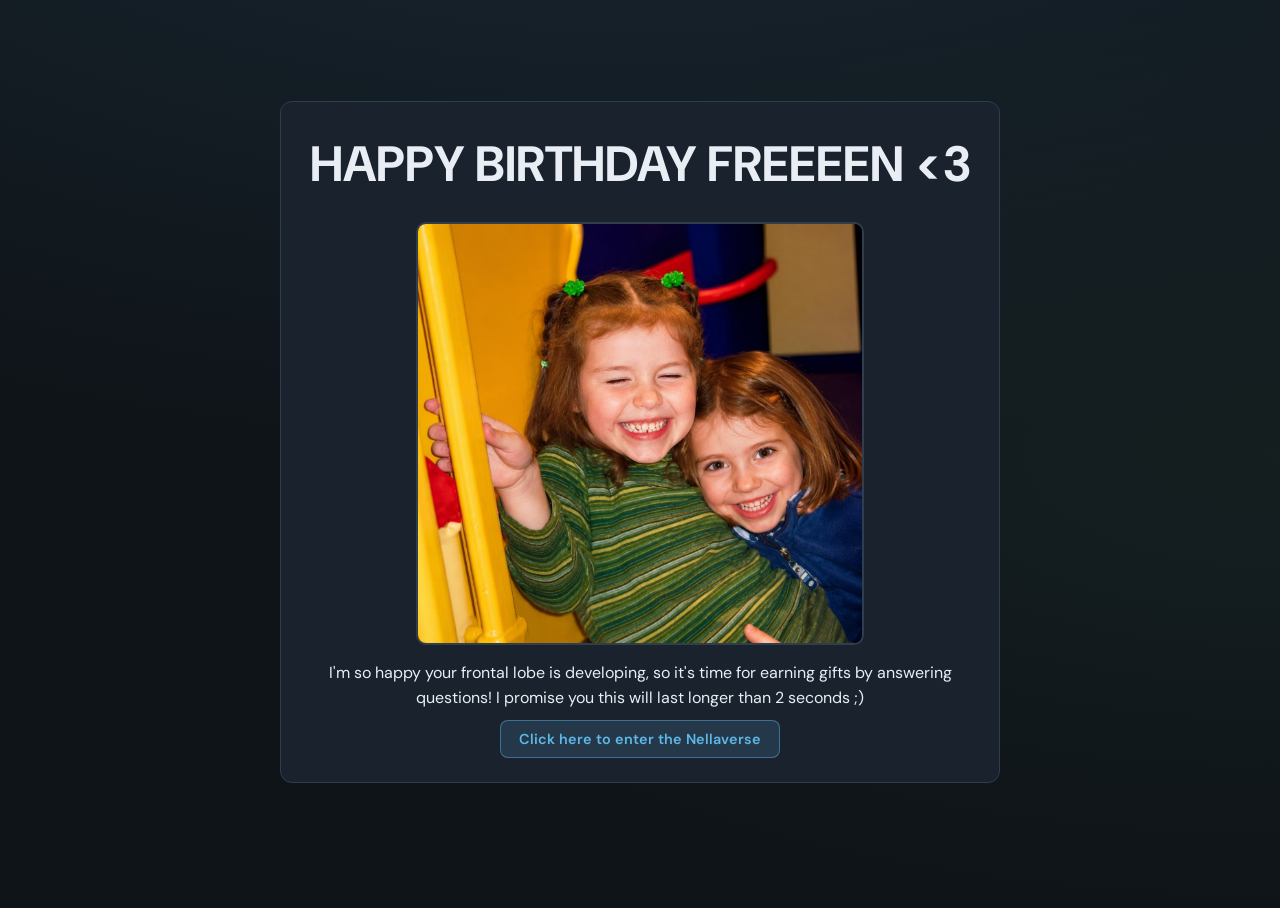
<file: nella/index.html>
<!DOCTYPE html>
<html lang="en">
  <head>
    <meta charset="utf-8" />
    <meta name="viewport" content="width=device-width, initial-scale=1" />
    <title>Nellaverse</title>
    <link rel="preconnect" href="https://fonts.googleapis.com" />
    <link rel="preconnect" href="https://fonts.gstatic.com" crossorigin />
    <link
      href="https://fonts.googleapis.com/css2?family=DM+Sans:ital,opsz,wght@0,9..40,400;0,9..40,600;0,9..40,700;1,9..40,400&display=swap"
      rel="stylesheet"
    />
    <link rel="stylesheet" href="css/style.css" />
  </head>
  <body>
    <main class="wrap">
      <div id="app-root" class="nellaverse-root"></div>
    </main>
    <script src="js/nellaverse.js"></script>
  </body>
</html>
</file>
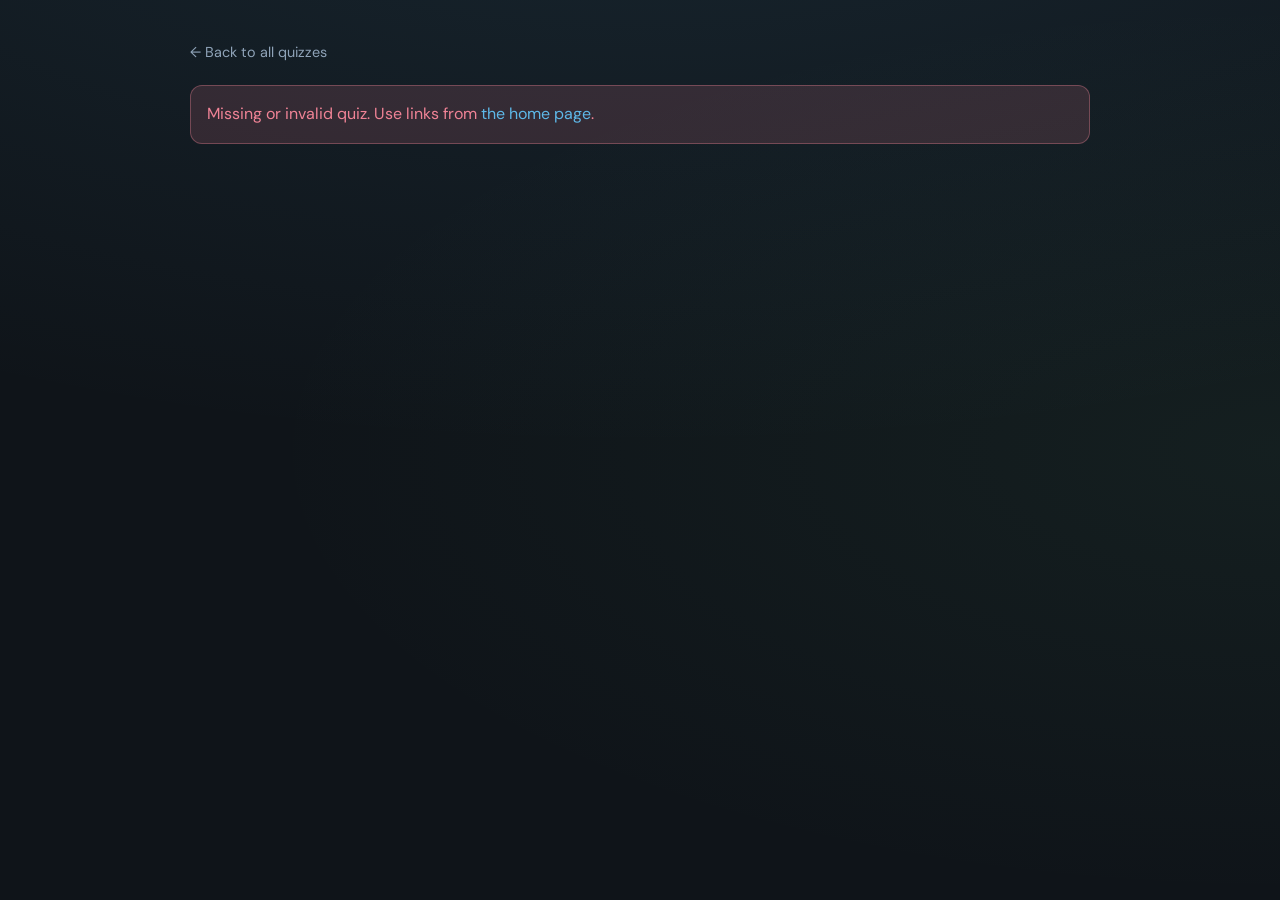
<file: nella/group.html>
<!DOCTYPE html>
<html lang="en">
  <head>
    <meta charset="utf-8" />
    <meta name="viewport" content="width=device-width, initial-scale=1" />
    <title>Grouping quiz</title>
    <link rel="preconnect" href="https://fonts.googleapis.com" />
    <link rel="preconnect" href="https://fonts.gstatic.com" crossorigin />
    <link
      href="https://fonts.googleapis.com/css2?family=DM+Sans:ital,opsz,wght@0,9..40,400;0,9..40,600;0,9..40,700;1,9..40,400&display=swap"
      rel="stylesheet"
    />
    <link rel="stylesheet" href="css/style.css" />
  </head>
  <body>
    <div class="wrap wrap--wide">
      <div class="back-row">
        <a href="index.html">← Back to all quizzes</a>
      </div>
      <div id="group-root"></div>
    </div>
    <script src="js/group-quizzes-data.js"></script>
    <script src="js/group.js"></script>
  </body>
</html>
</file>
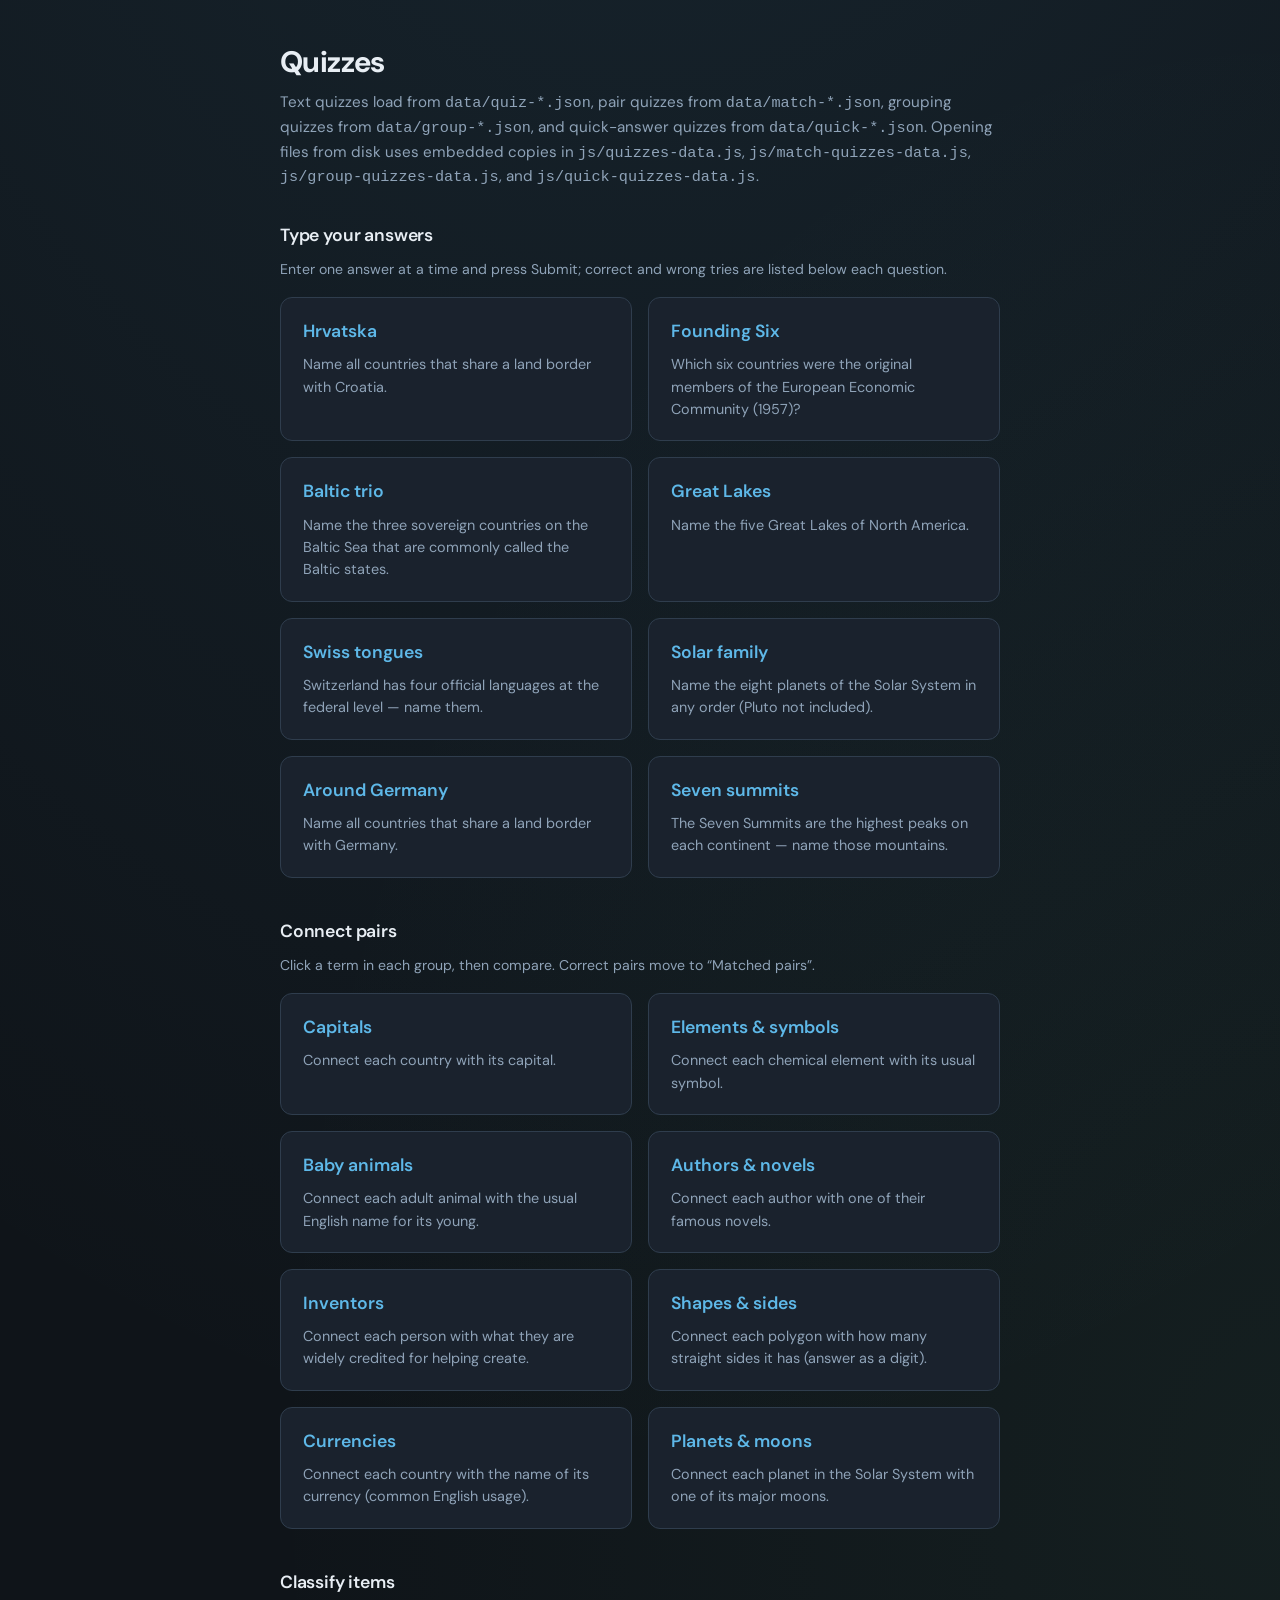
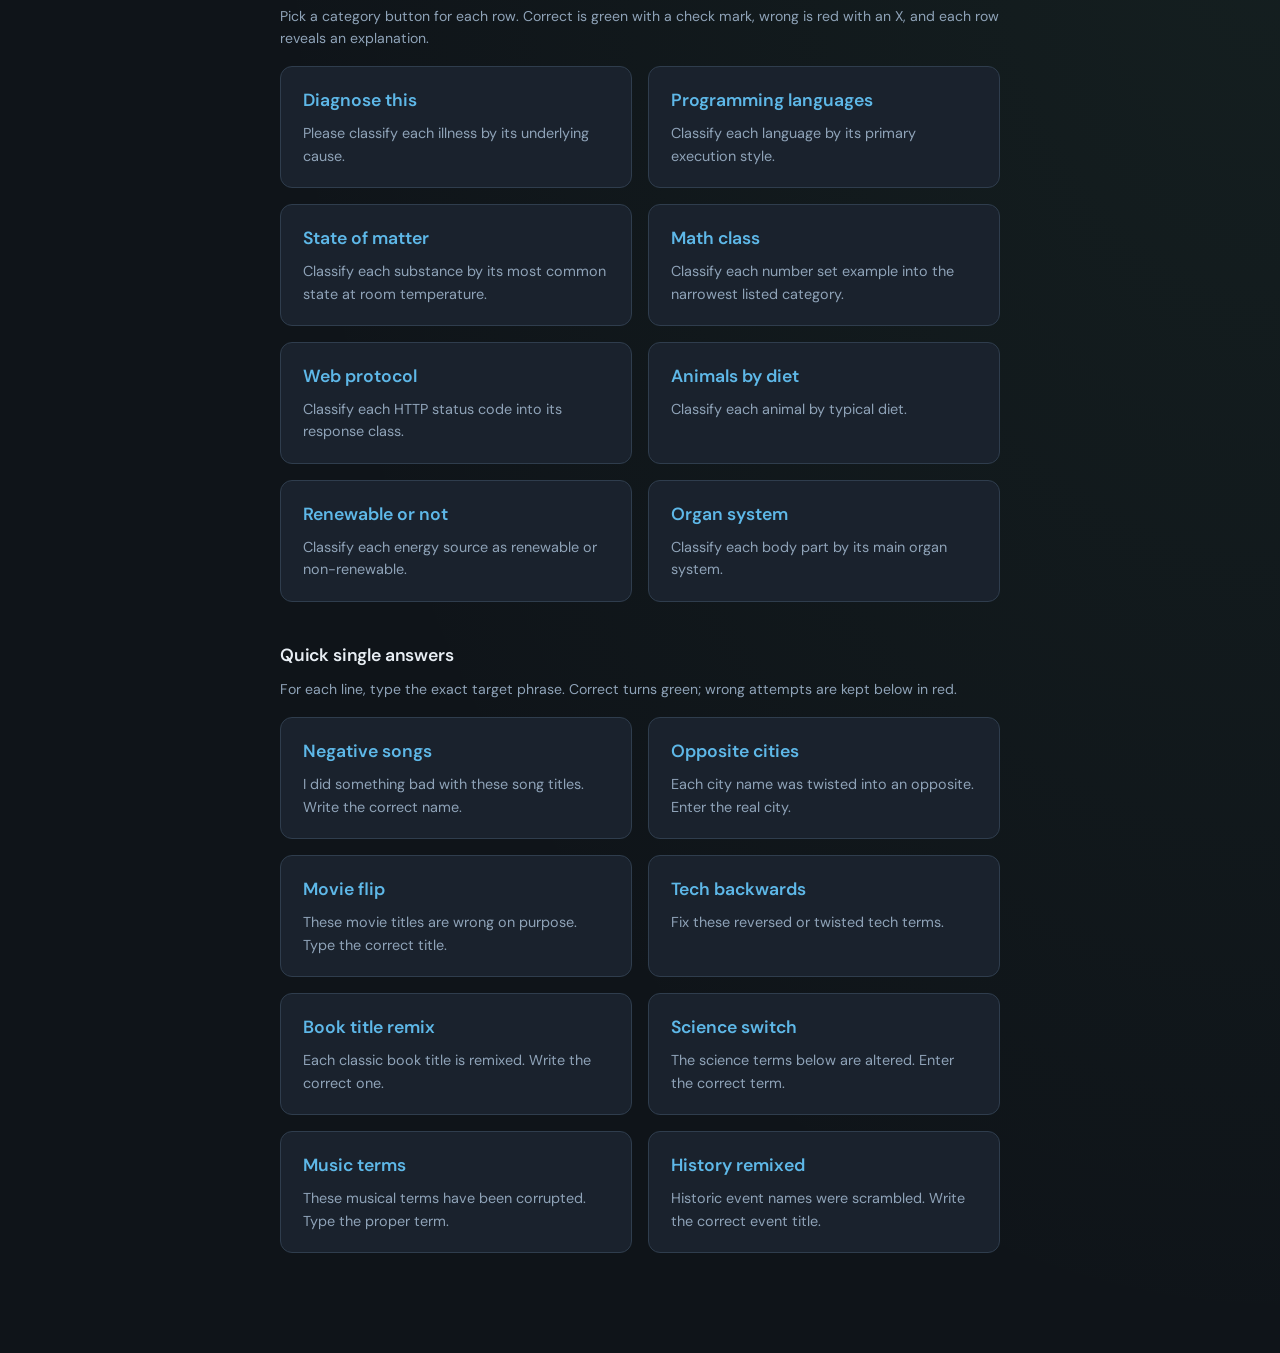
<file: nella/index_old.html>
<!DOCTYPE html>
<html lang="en">
  <head>
    <meta charset="utf-8" />
    <meta name="viewport" content="width=device-width, initial-scale=1" />
    <title>Quiz hub</title>
    <link rel="preconnect" href="https://fonts.googleapis.com" />
    <link rel="preconnect" href="https://fonts.gstatic.com" crossorigin />
    <link
      href="https://fonts.googleapis.com/css2?family=DM+Sans:ital,opsz,wght@0,9..40,400;0,9..40,600;0,9..40,700;1,9..40,400&display=swap"
      rel="stylesheet"
    />
    <link rel="stylesheet" href="css/style.css" />
  </head>
  <body>
    <div class="wrap">
      <header class="site-header">
        <h1>Quizzes</h1>
        <p>
          Text quizzes load from <code>data/quiz-*.json</code>, pair quizzes from <code>data/match-*.json</code>, grouping quizzes from <code>data/group-*.json</code>, and
          quick-answer quizzes from <code>data/quick-*.json</code>. Opening files from disk uses embedded copies in
          <code>js/quizzes-data.js</code>, <code>js/match-quizzes-data.js</code>, <code>js/group-quizzes-data.js</code>, and <code>js/quick-quizzes-data.js</code>.
        </p>
      </header>

      <section class="hub-section" aria-labelledby="hub-text-title">
        <h2 id="hub-text-title" class="hub-section-title">Type your answers</h2>
        <p class="hub-section-desc">Enter one answer at a time and press Submit; correct and wrong tries are listed below each question.</p>
        <div id="quiz-grid" class="quiz-grid">
          <p class="loading">Loading…</p>
        </div>
      </section>

      <section class="hub-section" aria-labelledby="hub-match-title">
        <h2 id="hub-match-title" class="hub-section-title">Connect pairs</h2>
        <p class="hub-section-desc">Click a term in each group, then compare. Correct pairs move to “Matched pairs”.</p>
        <div id="match-quiz-grid" class="quiz-grid">
          <p class="loading">Loading…</p>
        </div>
      </section>

      <section class="hub-section" aria-labelledby="hub-group-title">
        <h2 id="hub-group-title" class="hub-section-title">Classify items</h2>
        <p class="hub-section-desc">Pick a category button for each row. Correct is green with a check mark, wrong is red with an X, and each row reveals an explanation.</p>
        <div id="group-quiz-grid" class="quiz-grid">
          <p class="loading">Loading…</p>
        </div>
      </section>

      <section class="hub-section" aria-labelledby="hub-quick-title">
        <h2 id="hub-quick-title" class="hub-section-title">Quick single answers</h2>
        <p class="hub-section-desc">For each line, type the exact target phrase. Correct turns green; wrong attempts are kept below in red.</p>
        <div id="quick-quiz-grid" class="quiz-grid">
          <p class="loading">Loading…</p>
        </div>
      </section>
    </div>
    <script src="js/quizzes-data.js"></script>
    <script src="js/match-quizzes-data.js"></script>
    <script src="js/group-quizzes-data.js"></script>
    <script src="js/quick-quizzes-data.js"></script>
    <script src="js/index.js"></script>
  </body>
</html>
</file>
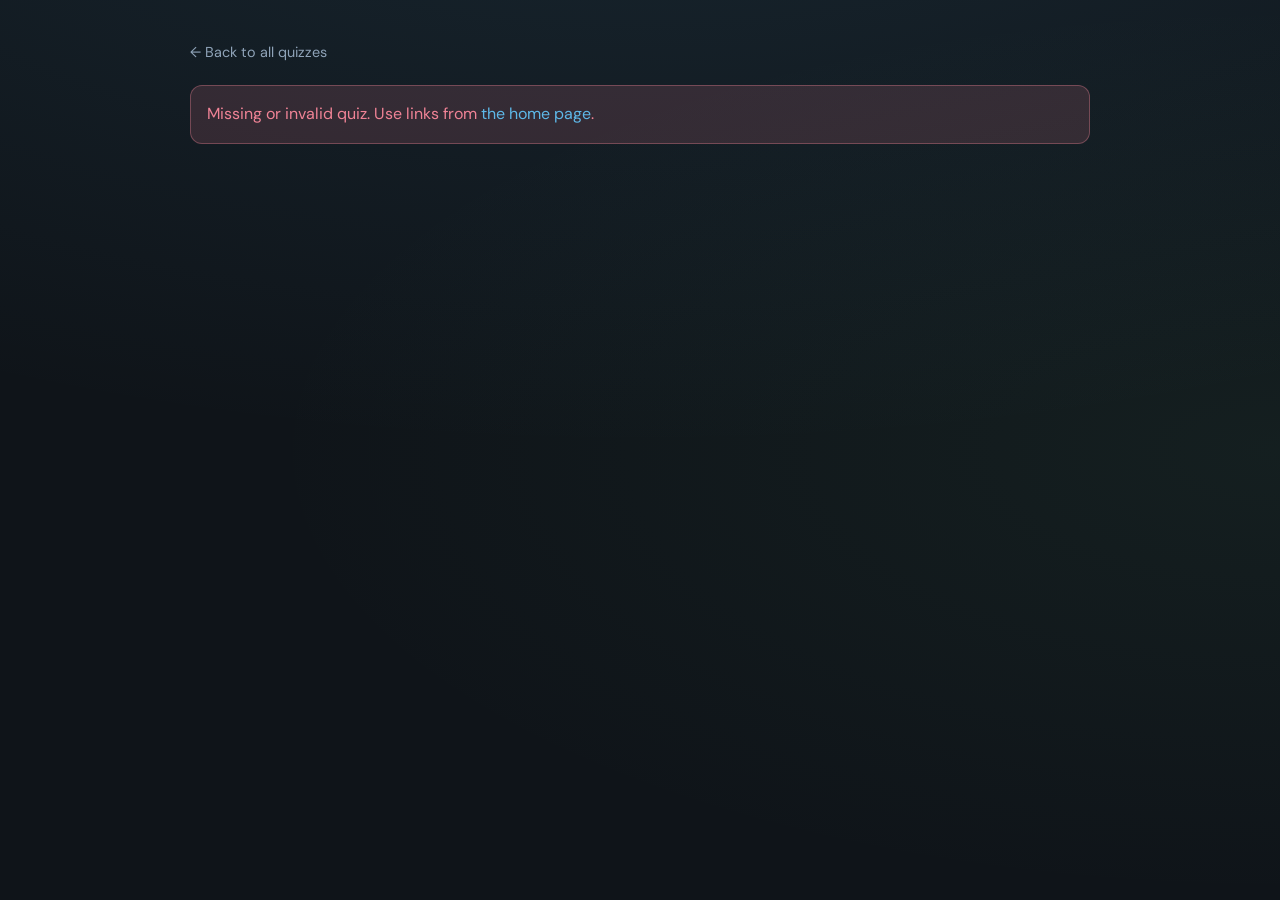
<file: nella/match.html>
<!DOCTYPE html>
<html lang="en">
  <head>
    <meta charset="utf-8" />
    <meta name="viewport" content="width=device-width, initial-scale=1" />
    <title>Connect pairs</title>
    <link rel="preconnect" href="https://fonts.googleapis.com" />
    <link rel="preconnect" href="https://fonts.gstatic.com" crossorigin />
    <link
      href="https://fonts.googleapis.com/css2?family=DM+Sans:ital,opsz,wght@0,9..40,400;0,9..40,600;0,9..40,700;1,9..40,400&display=swap"
      rel="stylesheet"
    />
    <link rel="stylesheet" href="css/style.css" />
  </head>
  <body>
    <div class="wrap wrap--wide">
      <div class="back-row">
        <a href="index.html">← Back to all quizzes</a>
      </div>
      <div id="match-root"></div>
    </div>
    <script src="js/match-quizzes-data.js"></script>
    <script src="js/match.js"></script>
  </body>
</html>
</file>
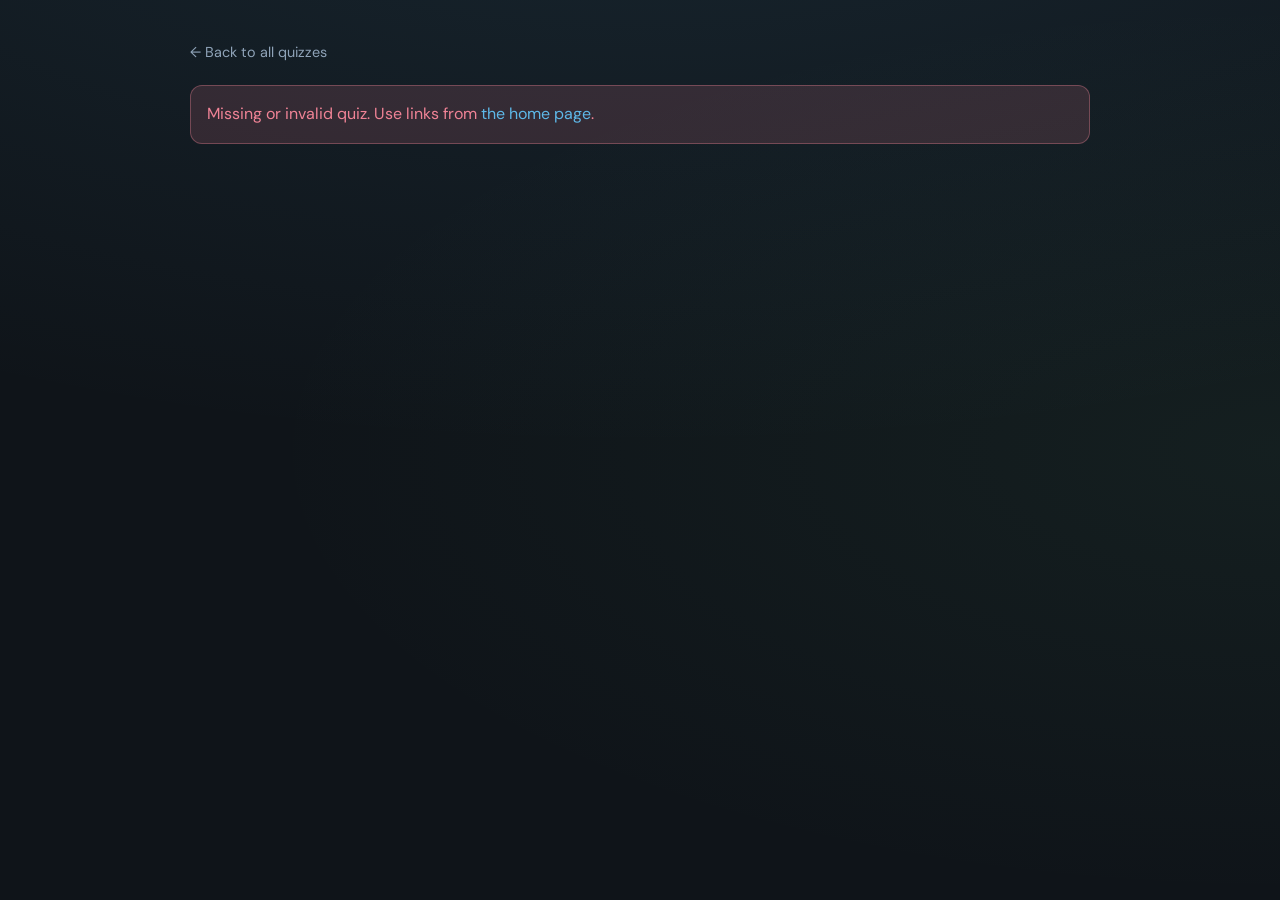
<file: nella/quick.html>
<!DOCTYPE html>
<html lang="en">
  <head>
    <meta charset="utf-8" />
    <meta name="viewport" content="width=device-width, initial-scale=1" />
    <title>Quick quiz</title>
    <link rel="preconnect" href="https://fonts.googleapis.com" />
    <link rel="preconnect" href="https://fonts.gstatic.com" crossorigin />
    <link
      href="https://fonts.googleapis.com/css2?family=DM+Sans:ital,opsz,wght@0,9..40,400;0,9..40,600;0,9..40,700;1,9..40,400&display=swap"
      rel="stylesheet"
    />
    <link rel="stylesheet" href="css/style.css" />
  </head>
  <body>
    <div class="wrap wrap--wide">
      <div class="back-row">
        <a href="index.html">← Back to all quizzes</a>
      </div>
      <div id="quick-root"></div>
    </div>
    <script src="js/quick-quizzes-data.js"></script>
    <script src="js/quick.js"></script>
  </body>
</html>
</file>
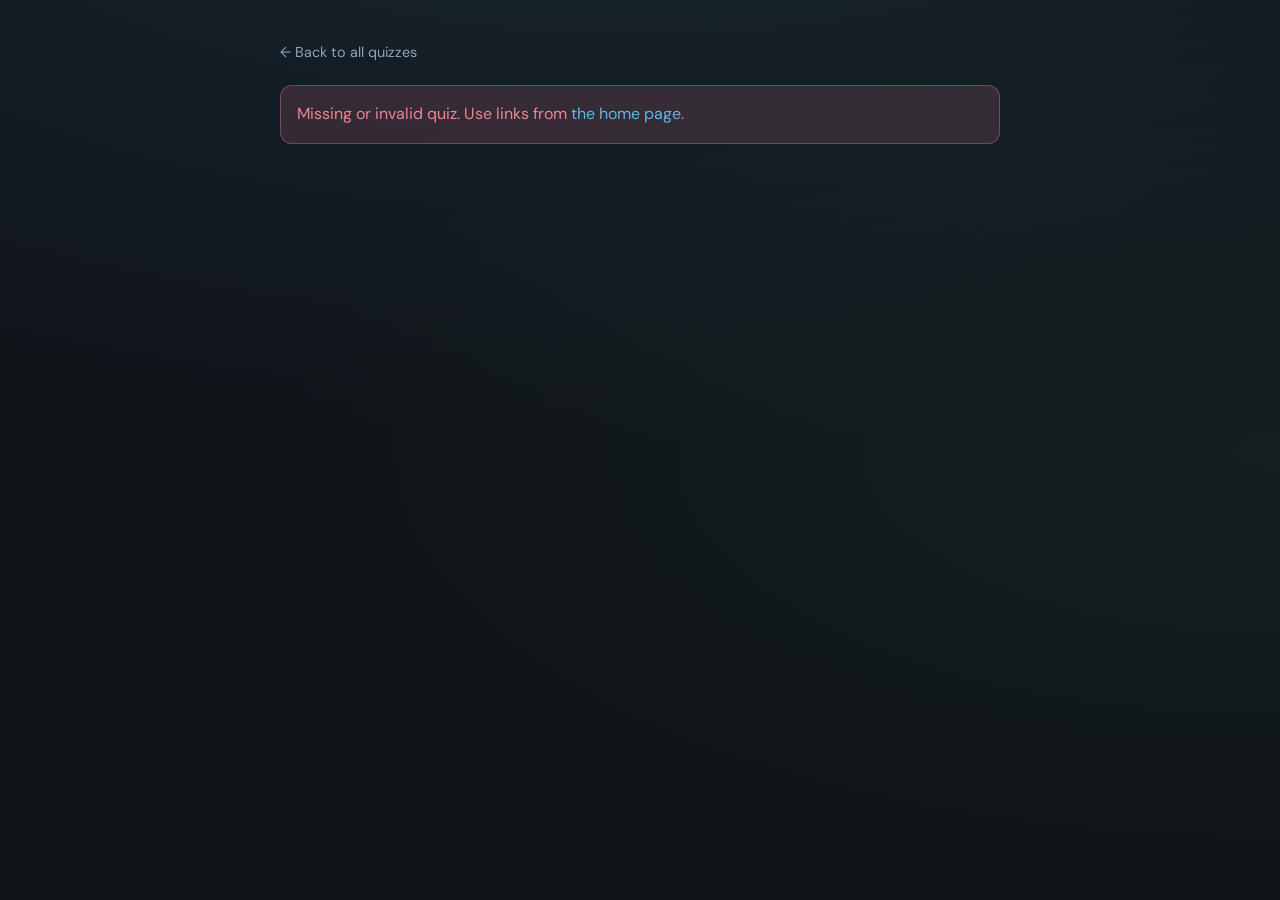
<file: nella/quiz.html>
<!DOCTYPE html>
<html lang="en">
  <head>
    <meta charset="utf-8" />
    <meta name="viewport" content="width=device-width, initial-scale=1" />
    <title>Quiz</title>
    <link rel="preconnect" href="https://fonts.googleapis.com" />
    <link rel="preconnect" href="https://fonts.gstatic.com" crossorigin />
    <link
      href="https://fonts.googleapis.com/css2?family=DM+Sans:ital,opsz,wght@0,9..40,400;0,9..40,600;0,9..40,700;1,9..40,400&display=swap"
      rel="stylesheet"
    />
    <link rel="stylesheet" href="css/style.css" />
  </head>
  <body>
    <div class="wrap">
      <div class="back-row">
        <a href="index.html">← Back to all quizzes</a>
      </div>
      <div id="quiz-root"></div>
    </div>
    <script src="js/quizzes-data.js"></script>
    <script src="js/quiz.js"></script>
  </body>
</html>
</file>
<file: nella/css/style.css>
:root {
  --bg: #0f1419;
  --surface: #1a222d;
  --surface-hover: #232d3b;
  --border: #2f3d4d;
  --text: #e8eef4;
  --muted: #8fa3b8;
  --accent: #5eb8e8;
  --accent-soft: rgba(94, 184, 232, 0.15);
  --success: #6bcf8f;
  --success-soft: rgba(107, 207, 143, 0.18);
  --error: #f08396;
  --error-soft: rgba(240, 131, 150, 0.15);
  --radius: 12px;
  --font: "DM Sans", system-ui, sans-serif;
}

*,
*::before,
*::after {
  box-sizing: border-box;
}

body {
  margin: 0;
  min-height: 100vh;
  font-family: var(--font);
  font-size: 1rem;
  line-height: 1.55;
  color: var(--text);
  background: var(--bg);
  background-image:
    radial-gradient(ellipse 120% 80% at 50% -30%, rgba(94, 184, 232, 0.12), transparent),
    radial-gradient(ellipse 80% 50% at 100% 50%, rgba(107, 207, 143, 0.06), transparent);
}

a {
  color: var(--accent);
  text-decoration: none;
}

a:hover {
  text-decoration: underline;
}

.wrap {
  width: min(720px, calc(100% - 2rem));
  margin: 0 auto;
  padding: 2.5rem 0 4rem;
}

header.site-header {
  margin-bottom: 2rem;
}

header.site-header h1 {
  margin: 0 0 0.35rem;
  font-size: 1.85rem;
  font-weight: 700;
  letter-spacing: -0.02em;
}

header.site-header p {
  margin: 0;
  color: var(--muted);
  font-size: 0.95rem;
}

.quiz-grid {
  display: grid;
  gap: 1rem;
}

@media (min-width: 560px) {
  .quiz-grid {
    grid-template-columns: repeat(2, 1fr);
  }
}

.card-link {
  display: block;
  padding: 1.25rem 1.35rem;
  background: var(--surface);
  border: 1px solid var(--border);
  border-radius: var(--radius);
  color: inherit;
  text-decoration: none;
  transition: border-color 0.15s ease, background 0.15s ease, transform 0.15s ease;
}

.card-link:hover {
  background: var(--surface-hover);
  border-color: var(--accent);
  transform: translateY(-2px);
  text-decoration: none;
}

.card-link .card-title {
  margin: 0 0 0.5rem;
  font-size: 1.1rem;
  font-weight: 600;
  color: var(--accent);
}

.card-link .card-prompt {
  margin: 0;
  font-size: 0.9rem;
  color: var(--muted);
  display: -webkit-box;
  -webkit-line-clamp: 3;
  -webkit-box-orient: vertical;
  overflow: hidden;
}

.back-row {
  margin-bottom: 1.25rem;
}

.back-row a {
  font-size: 0.9rem;
  color: var(--muted);
}

.back-row a:hover {
  color: var(--accent);
}

.quiz-header h1 {
  margin: 0 0 0.75rem;
  font-size: 1.65rem;
  font-weight: 700;
  letter-spacing: -0.02em;
}

.global-prompt {
  margin: 0 0 1.75rem;
  padding: 1rem 1.15rem;
  background: var(--accent-soft);
  border: 1px solid rgba(94, 184, 232, 0.35);
  border-radius: var(--radius);
  color: var(--text);
  font-size: 0.95rem;
}

.question-block {
  margin-bottom: 2rem;
  padding: 1.35rem 1.4rem;
  background: var(--surface);
  border: 1px solid var(--border);
  border-radius: var(--radius);
}

.question-block:last-of-type {
  margin-bottom: 1rem;
}

.question-label {
  margin: 0 0 0.65rem;
  font-size: 0.75rem;
  font-weight: 600;
  text-transform: uppercase;
  letter-spacing: 0.06em;
  color: var(--muted);
}

.question-text {
  margin: 0 0 1rem;
  font-size: 1.05rem;
}

.answer-area label {
  display: block;
  margin-bottom: 0.35rem;
  font-size: 0.85rem;
  color: var(--muted);
}

textarea.answer-input {
  width: 100%;
  min-height: 120px;
  padding: 0.85rem 1rem;
  font-family: var(--font);
  font-size: 0.95rem;
  line-height: 1.45;
  color: var(--text);
  background: var(--bg);
  border: 1px solid var(--border);
  border-radius: 8px;
  resize: vertical;
}

textarea.answer-input:focus {
  outline: none;
  border-color: var(--accent);
  box-shadow: 0 0 0 3px var(--accent-soft);
}

textarea.answer-input::placeholder {
  color: var(--muted);
  opacity: 0.85;
}

.answer-row-fixed {
  display: flex;
  flex-wrap: wrap;
  align-items: center;
  gap: 0.6rem;
  margin-top: 0.25rem;
}

.answer-row-fixed--toast-host {
  position: relative;
}

.already-guessed-overlay {
  position: absolute;
  inset: 0;
  display: flex;
  align-items: center;
  justify-content: center;
  pointer-events: none;
  z-index: 4;
}

.already-guessed-overlay__pill {
  padding: 0.45rem 0.95rem;
  border-radius: 8px;
  background: var(--surface);
  border: 1px solid var(--border);
  color: var(--text);
  font-size: 0.88rem;
  font-weight: 600;
  box-shadow: 0 10px 28px rgba(0, 0, 0, 0.4);
  opacity: 0;
}

.already-guessed-overlay--anim .already-guessed-overlay__pill {
  animation: alreadyGuessedToast 2s ease forwards;
}

@keyframes alreadyGuessedToast {
  0% {
    opacity: 0;
    transform: translateY(6px);
  }
  14% {
    opacity: 1;
    transform: translateY(0);
  }
  78% {
    opacity: 1;
    transform: translateY(0);
  }
  100% {
    opacity: 0;
    transform: translateY(-5px);
  }
}

input.answer-input-single {
  box-sizing: border-box;
  width: 16rem;
  max-width: 100%;
  height: 2.75rem;
  padding: 0 0.85rem;
  font-family: var(--font);
  font-size: 0.95rem;
  line-height: 1.2;
  color: var(--text);
  background: var(--bg);
  border: 1px solid var(--border);
  border-radius: 8px;
}

input.answer-input-single:focus {
  outline: none;
  border-color: var(--accent);
  box-shadow: 0 0 0 3px var(--accent-soft);
}

input.answer-input-single::placeholder {
  color: var(--muted);
  opacity: 0.72;
}

input.answer-input-single:disabled {
  opacity: 0.55;
  cursor: not-allowed;
}

.answer-attempts {
  display: flex;
  flex-direction: row;
  flex-wrap: wrap;
  align-items: flex-start;
  gap: 0.45rem;
  margin-top: 0.35rem;
  margin-bottom: 0.65rem;
}

.attempt-chip {
  display: inline-flex;
  align-items: center;
  gap: 0.45rem;
  flex-shrink: 0;
  padding: 0.4rem 0.75rem;
  font-size: 0.9rem;
  font-weight: 600;
  border-radius: 8px;
  border: 1px solid var(--border);
  font-family: var(--font);
}

.attempt-chip__mark {
  display: inline-flex;
  align-items: center;
  justify-content: center;
  width: 1.35rem;
  height: 1.35rem;
  border-radius: 6px;
  font-size: 0.85rem;
  line-height: 1;
  flex-shrink: 0;
}

.attempt-chip--ok {
  background: var(--success-soft);
  border-color: rgba(107, 207, 143, 0.45);
  color: var(--success);
}

.attempt-chip--ok .attempt-chip__mark {
  background: rgba(107, 207, 143, 0.35);
  color: var(--success);
}

.attempt-chip--bad {
  background: var(--error-soft);
  border-color: rgba(240, 131, 150, 0.45);
  color: var(--error);
}

.attempt-chip--bad .attempt-chip__mark {
  background: rgba(240, 131, 150, 0.3);
  color: var(--error);
}

.remaining-badge {
  display: inline-flex;
  align-items: center;
  gap: 0.35rem;
  margin-top: 0.65rem;
  padding: 0.35rem 0.65rem;
  font-size: 0.8rem;
  font-weight: 600;
  border-radius: 6px;
  background: rgba(143, 163, 184, 0.15);
  color: var(--muted);
}

.remaining-badge.done {
  background: var(--success-soft);
  color: var(--success);
}

.remaining-badge.warn {
  background: var(--error-soft);
  color: var(--error);
}

.actions {
  display: flex;
  flex-wrap: wrap;
  gap: 0.75rem;
  margin-top: 0.25rem;
}

button.btn {
  font-family: var(--font);
  font-size: 0.9rem;
  font-weight: 600;
  padding: 0.55rem 1.1rem;
  border-radius: 8px;
  border: 1px solid var(--border);
  background: var(--surface-hover);
  color: var(--text);
  cursor: pointer;
  transition: background 0.15s ease, border-color 0.15s ease;
}

button.btn:hover {
  border-color: var(--accent);
  background: var(--surface);
}

button.btn-primary {
  background: var(--accent-soft);
  border-color: rgba(94, 184, 232, 0.45);
  color: var(--accent);
}

button.btn-primary:hover {
  background: rgba(94, 184, 232, 0.28);
}

.feedback {
  margin-top: 1rem;
  padding: 0.85rem 1rem;
  border-radius: 8px;
  font-size: 0.9rem;
}

.feedback.success {
  background: var(--success-soft);
  border: 1px solid rgba(107, 207, 143, 0.35);
  color: var(--success);
}

.feedback.partial {
  background: var(--accent-soft);
  border: 1px solid rgba(94, 184, 232, 0.35);
  color: var(--text);
}

.feedback.hidden {
  display: none;
}

.error-banner {
  padding: 1rem;
  background: var(--error-soft);
  border: 1px solid rgba(240, 131, 150, 0.35);
  border-radius: var(--radius);
  color: var(--error);
}

.loading {
  color: var(--muted);
}

.wrap--wide {
  width: min(900px, calc(100% - 2rem));
}

.hub-section {
  margin-bottom: 2.5rem;
}

.hub-section-title {
  margin: 0 0 1rem;
  font-size: 1.1rem;
  font-weight: 600;
  color: var(--text);
  letter-spacing: -0.01em;
}

.hub-section-desc {
  margin: -0.35rem 0 1rem;
  font-size: 0.88rem;
  color: var(--muted);
}

.match-board {
  margin-top: 0.5rem;
}

.match-pools {
  display: grid;
  grid-template-columns: 1fr 1fr;
  gap: 1rem;
  margin-bottom: 1.25rem;
}

@media (max-width: 520px) {
  .match-pools {
    grid-template-columns: 1fr;
  }
}

.match-pool-wrap h3 {
  margin: 0 0 0.5rem;
  font-size: 0.72rem;
  font-weight: 600;
  text-transform: uppercase;
  letter-spacing: 0.07em;
  color: var(--muted);
}

.match-pool {
  display: flex;
  flex-wrap: wrap;
  gap: 0.5rem;
  min-height: 3.25rem;
  padding: 0.75rem;
  background: var(--surface);
  border: 1px solid var(--border);
  border-radius: var(--radius);
  align-content: flex-start;
}

.match-staging {
  display: flex;
  flex-wrap: wrap;
  align-items: center;
  justify-content: center;
  gap: 0.75rem 1.25rem;
  margin: 1.25rem 0;
  padding: 1rem 1.25rem;
  background: rgba(26, 34, 45, 0.65);
  border: 1px dashed var(--border);
  border-radius: var(--radius);
  transition: border-color 0.2s ease, background 0.2s ease;
}

.match-staging--ok {
  border-color: rgba(107, 207, 143, 0.45);
  background: var(--success-soft);
}

.match-staging--bad {
  border-color: rgba(240, 131, 150, 0.55);
  background: var(--error-soft);
  animation: match-shake 0.45s ease;
}

@keyframes match-shake {
  0%,
  100% {
    transform: translateX(0);
  }
  20% {
    transform: translateX(-6px);
  }
  40% {
    transform: translateX(6px);
  }
  60% {
    transform: translateX(-4px);
  }
  80% {
    transform: translateX(4px);
  }
}

.match-staging-label {
  width: 100%;
  text-align: center;
  font-size: 0.78rem;
  color: var(--muted);
  margin: 0 0 0.25rem;
}

.match-slots {
  display: flex;
  align-items: center;
  gap: 0.75rem;
  flex-wrap: wrap;
  justify-content: center;
}

.match-slot {
  min-width: min(200px, 42vw);
  min-height: 3rem;
  padding: 0.35rem;
  display: flex;
  align-items: center;
  justify-content: center;
  border-radius: 10px;
  border: 1px dashed rgba(143, 163, 184, 0.45);
  background: var(--bg);
}

.match-slot--left {
  border-color: rgba(94, 184, 232, 0.35);
}

.match-slot--right {
  border-color: rgba(107, 207, 143, 0.35);
}

.match-slot-connector {
  font-size: 0.85rem;
  color: var(--muted);
  user-select: none;
}

.term-btn {
  font-family: var(--font);
  font-size: 0.88rem;
  font-weight: 600;
  padding: 0.45rem 0.75rem;
  border-radius: 8px;
  border: 1px solid var(--border);
  background: var(--surface-hover);
  color: var(--text);
  cursor: pointer;
  max-width: 100%;
  text-align: center;
  transition: border-color 0.15s ease, background 0.15s ease, transform 0.15s ease;
}

.term-btn:hover:not(:disabled) {
  border-color: var(--accent);
  background: var(--surface);
}

.term-btn:active:not(:disabled) {
  transform: scale(0.98);
}

.term-btn--left:focus-visible {
  outline: 2px solid var(--accent);
  outline-offset: 2px;
}

.term-btn--right:focus-visible {
  outline: 2px solid var(--success);
  outline-offset: 2px;
}

.term-btn:disabled,
.term-btn--solved {
  cursor: default;
  opacity: 0.92;
  border-color: rgba(107, 207, 143, 0.35);
  background: var(--success-soft);
  color: var(--success);
}

.match-solved-block h3 {
  margin: 0 0 0.6rem;
  font-size: 0.72rem;
  font-weight: 600;
  text-transform: uppercase;
  letter-spacing: 0.07em;
  color: var(--muted);
}

.match-solved-list {
  display: flex;
  flex-direction: column;
  gap: 0.5rem;
}

.solved-pair {
  display: flex;
  flex-wrap: wrap;
  align-items: center;
  gap: 0.5rem 0.65rem;
  padding: 0.55rem 0.75rem;
  background: var(--surface);
  border: 1px solid rgba(107, 207, 143, 0.25);
  border-radius: 10px;
}

.solved-pair .term-btn {
  margin: 0;
}

.match-win {
  margin-top: 1.25rem;
  padding: 1rem 1.1rem;
  border-radius: var(--radius);
  background: var(--success-soft);
  border: 1px solid rgba(107, 207, 143, 0.4);
  color: var(--success);
  font-weight: 600;
  text-align: center;
}

.match-win[hidden] {
  display: none;
}

.group-row {
  margin-bottom: 0.9rem;
  padding: 0.95rem 1rem;
  background: var(--surface);
  border: 1px solid var(--border);
  border-radius: 10px;
}

.group-row-top {
  display: flex;
  gap: 1rem;
  align-items: center;
  justify-content: space-between;
  flex-wrap: wrap;
}

.group-item {
  font-size: 1rem;
  font-weight: 600;
  color: var(--text);
}

.group-buttons {
  display: flex;
  gap: 0.5rem;
  flex-wrap: wrap;
  justify-content: flex-end;
}

.group-btn {
  font-family: var(--font);
  font-size: 0.84rem;
  font-weight: 600;
  padding: 0.4rem 0.75rem;
  border-radius: 8px;
  border: 1px solid var(--border);
  background: var(--surface-hover);
  color: var(--text);
  cursor: pointer;
}

.group-btn:hover:not(:disabled) {
  border-color: var(--accent);
}

.group-btn:disabled {
  cursor: default;
}

.group-btn--ok {
  background: var(--success-soft);
  border-color: rgba(107, 207, 143, 0.55);
  color: var(--success);
}

.group-btn--bad {
  background: var(--error-soft);
  border-color: rgba(240, 131, 150, 0.55);
  color: var(--error);
}

.group-btn--muted {
  opacity: 0.5;
}

.group-expl {
  margin-top: 0.7rem;
  padding: 0.65rem 0.8rem;
  background: rgba(143, 163, 184, 0.12);
  border: 1px solid rgba(143, 163, 184, 0.25);
  border-radius: 8px;
  color: var(--muted);
  font-size: 0.9rem;
}

.group-expl--show {
  animation: groupFadeIn 0.25s ease;
}

@keyframes groupFadeIn {
  from {
    opacity: 0;
    transform: translateY(4px);
  }
  to {
    opacity: 1;
    transform: translateY(0);
  }
}

.quick-row {
  margin-bottom: 1rem;
  padding: 1rem;
  background: var(--surface);
  border: 1px solid var(--border);
  border-radius: 10px;
}

.quick-label {
  margin: 0 0 0.55rem;
  font-size: 1rem;
  font-weight: 600;
}

.quick-input {
  box-sizing: border-box;
  width: min(520px, 100%);
  height: 2.6rem;
  padding: 0 0.8rem;
  font-family: var(--font);
  font-size: 0.95rem;
  color: var(--text);
  background: var(--bg);
  border: 1px solid var(--border);
  border-radius: 8px;
}

.quick-input:focus {
  outline: none;
  border-color: var(--accent);
  box-shadow: 0 0 0 3px var(--accent-soft);
}

.quick-input--ok {
  border-color: rgba(107, 207, 143, 0.55);
  background: var(--success-soft);
  color: var(--success);
  font-weight: 600;
}

.quick-input--bad {
  border-color: rgba(240, 131, 150, 0.55);
  box-shadow: 0 0 0 3px var(--error-soft);
}

.quick-wrongs {
  display: flex;
  flex-wrap: wrap;
  gap: 0.45rem;
  margin-top: 0.6rem;
}

.quick-wrong {
  display: inline-flex;
  align-items: center;
  padding: 0.35rem 0.65rem;
  border-radius: 8px;
  border: 1px solid rgba(240, 131, 150, 0.5);
  background: var(--error-soft);
  color: var(--error);
  font-size: 0.88rem;
  font-weight: 600;
}

.nellaverse-root {
  min-height: calc(100vh - 6rem);
  display: flex;
  align-items: center;
  justify-content: center;
}

.nella-card {
  width: min(900px, 100%);
  background: var(--surface);
  border: 1px solid var(--border);
  border-radius: var(--radius);
  padding: 1.5rem;
}

.nella-card .quiz-header h1 {
  font-size: calc(1.65rem + 8px);
  margin-bottom: 1.2rem;
}

.nella-card .global-prompt {
  font-size: calc(0.95rem + 8px);
  margin-bottom: 10rem;
  padding: 1.15rem 1.25rem;
}

.nella-title {
  text-align: center;
  font-size: clamp(2rem, 6vw, 3.1rem);
  margin: 0 0 1.2rem;
}

.nellaverse-main-btn {
  display: block;
  margin: 0.6rem auto 0;
}

.gift-card {
  text-align: center;
}

.gift-title {
  margin: 0 0 1rem;
  font-size: calc(1rem + 2em);
}

.gift-image {
  display: block;
  width: min(448px, 80%);
  max-height: 65vh;
  object-fit: contain;
  margin: 0 auto 1rem;
  border-radius: 10px;
  border: 2px solid var(--border);
  background: #0a0f14;
}

.gift-card .nellaverse-main-btn {
  font-size: 1.18rem;
  font-weight: 700;
  padding: 0.95rem 1.65rem;
  border-color: rgba(255, 105, 180, 0.7);
  background: linear-gradient(180deg, #ff8ed1, #ff4fb3);
  color: #fff;
}

.gift-card .nellaverse-main-btn:hover {
  border-color: rgba(255, 158, 213, 0.95);
  background: linear-gradient(180deg, #ffa2db, #ff64be);
}

.nella-quiz-form {
  display: grid;
  grid-template-columns: repeat(auto-fit, minmax(200px, 1fr));
  gap: 0.65rem;
  margin-bottom: 0.9rem;
}

.nella-slot-input {
  width: 100%;
}

.retro-final {
  position: relative;
  overflow: hidden;
  background: radial-gradient(circle at center, #1f0038 0%, #090012 48%, #000 100%);
}

.star-layer {
  position: absolute;
  inset: 0;
  pointer-events: none;
}

.retro-star {
  position: absolute;
  line-height: 1;
  text-shadow: 0 0 6px currentColor, 0 0 12px currentColor;
  animation: retroTwinkle 1.4s steps(2, end) infinite;
}

@keyframes retroTwinkle {
  0%,
  100% {
    opacity: 0.45;
  }
  50% {
    opacity: 1;
  }
}

.final-card {
  position: relative;
  z-index: 2;
  width: min(760px, calc(100% - 1rem));
  margin: 2rem auto;
  padding: 1rem;
  text-align: center;
  border: 4px ridge #ff00ff;
  background: linear-gradient(180deg, rgba(0, 0, 0, 0.75), rgba(45, 0, 67, 0.88));
  box-shadow: 0 0 0 6px #00ffff, 0 0 25px rgba(255, 0, 255, 0.75);
}

.final-text {
  margin: 0.8rem auto 1rem;
  max-width: 62ch;
  color: #f9f;
  font-size: 1.06rem;
  font-weight: 700;
  text-shadow: 2px 2px 0 #000;
}

.final-scam-btn {
  font-family: var(--font);
  font-size: 1.25rem;
  font-weight: 700;
  padding: 1rem 1.6rem;
  border: 4px outset #ffff00;
  color: #001;
  background: linear-gradient(180deg, #ffe500, #ff9200);
  cursor: pointer;
  text-transform: uppercase;
}
</file>
